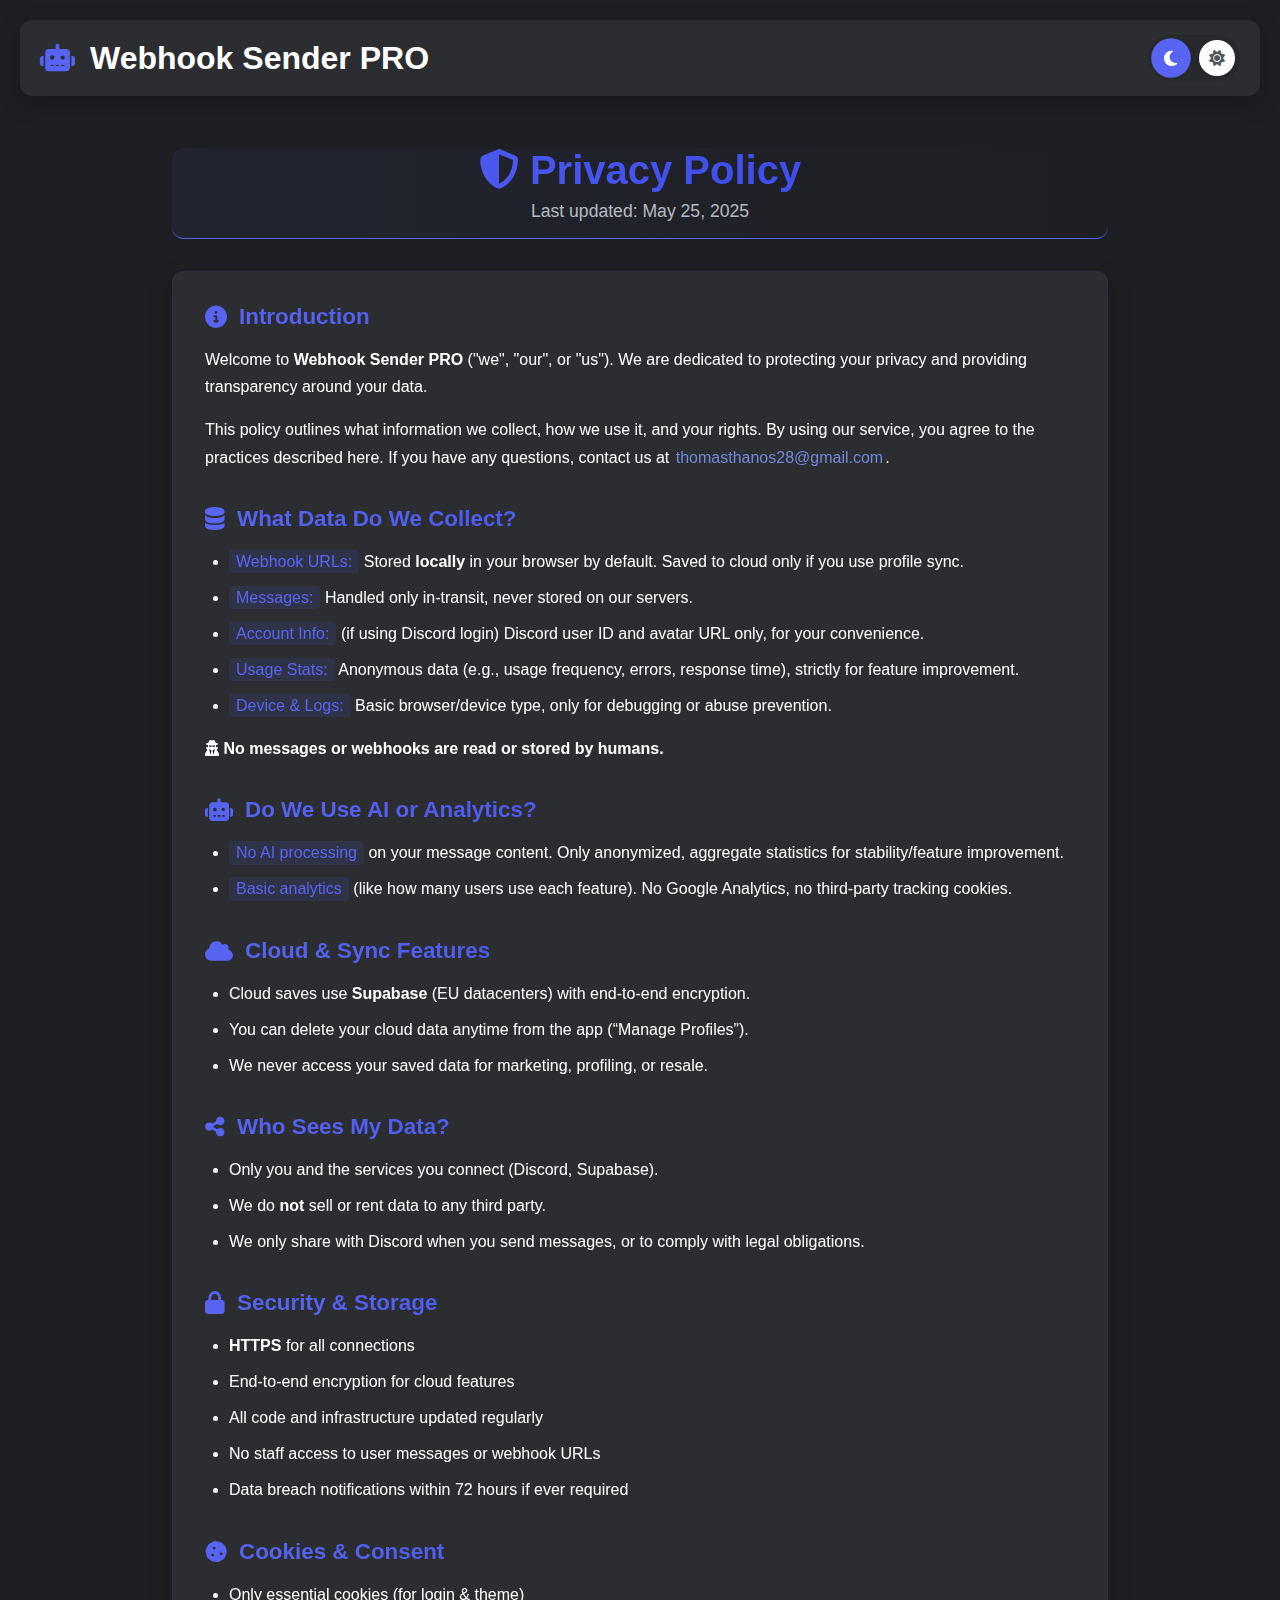
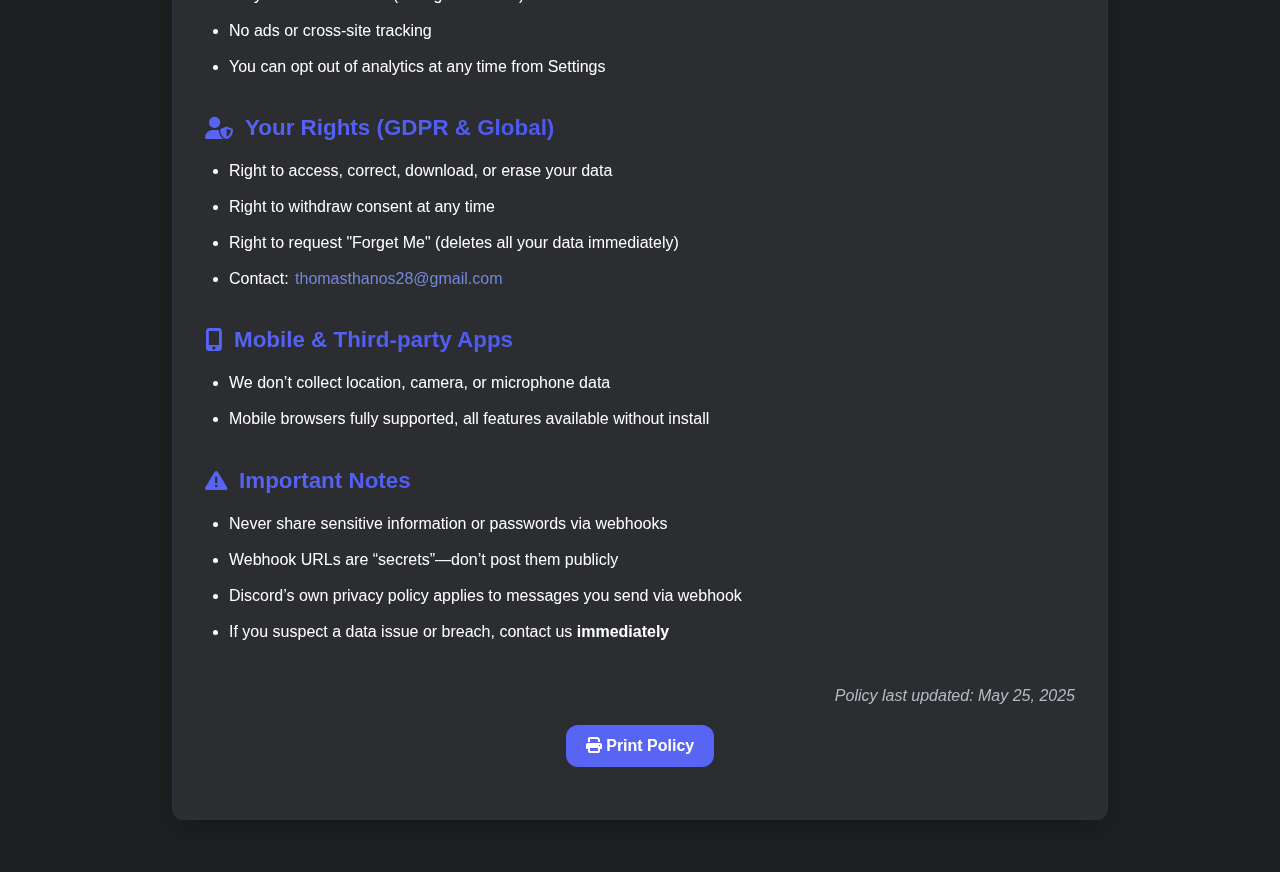
<file: Privacy-Policy/privacy.html>
<!DOCTYPE html>
<html lang="en">
<head>
    <meta charset="UTF-8">
    <meta name="viewport" content="width=device-width, initial-scale=1.0">
    <title>Privacy Policy | Webhook Sender PRO</title>
    <link rel="stylesheet" href="https://cdnjs.cloudflare.com/ajax/libs/font-awesome/6.4.0/css/all.min.css">
    <link rel="stylesheet" href="../style.css">
    <link rel="stylesheet" href="privacy.css">
    <link rel="icon" type="image/png" href="../images/avatar.png">
</head>
<body>
    <div class="app-container">
        <header class="app-header">
            <div class="logo">
                <i class="fas fa-robot"></i>
                <h1>Webhook Sender PRO</h1>
            </div>
            <div class="header-controls">
                <div class="theme-carousel">
                    <div class="theme-preview active" data-theme="dark" title="Dark Theme">
                        <i class="fas fa-moon"></i>
                    </div>
                    <div class="theme-preview" data-theme="light" title="Light Theme">
                        <i class="fas fa-sun"></i>
                    </div>
                </div>
            </div>
        </header>
        <main class="app-content">
            <div class="privacy-container">
                <div class="privacy-header">
                    <h1><i class="fas fa-shield-alt"></i> Privacy Policy</h1>
                    <p>Last updated: May 25, 2025</p>
                </div>
                <div class="privacy-content">
                    <div class="section">
                        <h2><i class="fas fa-info-circle"></i> Introduction</h2>
                        <p>Welcome to <b>Webhook Sender PRO</b> ("we", "our", or "us"). We are dedicated to protecting your privacy and providing transparency around your data.</p>
                        <p>This policy outlines what information we collect, how we use it, and your rights. By using our service, you agree to the practices described here. If you have any questions, contact us at <a href="mailto:thomasthanos28@gmail.com">thomasthanos28@gmail.com</a>.</p>
                    </div>
                    <div class="section">
                        <h2><i class="fas fa-database"></i> What Data Do We Collect?</h2>
                        <ul>
                            <li><span class="highlight">Webhook URLs:</span> Stored <b>locally</b> in your browser by default. Saved to cloud only if you use profile sync.</li>
                            <li><span class="highlight">Messages:</span> Handled only in-transit, never stored on our servers.</li>
                            <li><span class="highlight">Account Info:</span> (if using Discord login) Discord user ID and avatar URL only, for your convenience.</li>
                            <li><span class="highlight">Usage Stats:</span> Anonymous data (e.g., usage frequency, errors, response time), strictly for feature improvement.</li>
                            <li><span class="highlight">Device & Logs:</span> Basic browser/device type, only for debugging or abuse prevention.</li>
                        </ul>
                        <p><i class="fas fa-user-secret"></i> <b>No messages or webhooks are read or stored by humans.</b></p>
                    </div>
                    <div class="section">
                        <h2><i class="fas fa-robot"></i> Do We Use AI or Analytics?</h2>
                        <ul>
                            <li><span class="highlight">No AI processing</span> on your message content. Only anonymized, aggregate statistics for stability/feature improvement.</li>
                            <li><span class="highlight">Basic analytics</span> (like how many users use each feature). No Google Analytics, no third-party tracking cookies.</li>
                        </ul>
                    </div>
                    <div class="section">
                        <h2><i class="fas fa-cloud"></i> Cloud & Sync Features</h2>
                        <ul>
                            <li>Cloud saves use <b>Supabase</b> (EU datacenters) with end-to-end encryption.</li>
                            <li>You can delete your cloud data anytime from the app (“Manage Profiles”).</li>
                            <li>We never access your saved data for marketing, profiling, or resale.</li>
                        </ul>
                    </div>
                    <div class="section">
                        <h2><i class="fas fa-share-alt"></i> Who Sees My Data?</h2>
                        <ul>
                            <li>Only you and the services you connect (Discord, Supabase).</li>
                            <li>We do <b>not</b> sell or rent data to any third party.</li>
                            <li>We only share with Discord when you send messages, or to comply with legal obligations.</li>
                        </ul>
                    </div>
                    <div class="section">
                        <h2><i class="fas fa-lock"></i> Security & Storage</h2>
                        <ul>
                            <li><b>HTTPS</b> for all connections</li>
                            <li>End-to-end encryption for cloud features</li>
                            <li>All code and infrastructure updated regularly</li>
                            <li>No staff access to user messages or webhook URLs</li>
                            <li>Data breach notifications within 72 hours if ever required</li>
                        </ul>
                    </div>
                    <div class="section">
                        <h2><i class="fas fa-cookie"></i> Cookies & Consent</h2>
                        <ul>
                            <li>Only essential cookies (for login & theme)</li>
                            <li>No ads or cross-site tracking</li>
                            <li>You can opt out of analytics at any time from Settings</li>
                        </ul>
                    </div>
                    <div class="section">
                        <h2><i class="fas fa-user-shield"></i> Your Rights (GDPR & Global)</h2>
                        <ul>
                            <li>Right to access, correct, download, or erase your data</li>
                            <li>Right to withdraw consent at any time</li>
                            <li>Right to request "Forget Me" (deletes all your data immediately)</li>
                            <li>Contact: <a href="mailto:thomasthanos28@gmail.com">thomasthanos28@gmail.com</a></li>
                        </ul>
                    </div>
                    <div class="section">
                        <h2><i class="fas fa-mobile-alt"></i> Mobile & Third-party Apps</h2>
                        <ul>
                            <li>We don’t collect location, camera, or microphone data</li>
                            <li>Mobile browsers fully supported, all features available without install</li>
                        </ul>
                    </div>
                    <div class="section">
                        <h2><i class="fas fa-exclamation-triangle"></i> Important Notes</h2>
                        <ul>
                            <li>Never share sensitive information or passwords via webhooks</li>
                            <li>Webhook URLs are “secrets”—don’t post them publicly</li>
                            <li>Discord’s own privacy policy applies to messages you send via webhook</li>
                            <li>If you suspect a data issue or breach, contact us <b>immediately</b></li>
                        </ul>
                    </div>
                    <div class="update-date">Policy last updated: May 25, 2025</div>
                </div>
            </div>
        </main>
    </div>
    <script src="privacy.js"></script>
</body>
</html>
</file>
<file: style.css>
:root {
  --primary-color: #5865f2;
  --secondary-color: #404eed;
  --background-color: #1e1f22;
  --card-color: #2b2d31;
  --text-color: #ffffff;
  --text-secondary: #b5bac1;
  --success-color: #3ba55c;
  --error-color: #ed4245;
  --warning-color: #faa61a;
  --border-radius: 12px;
  --box-shadow: 0 8px 24px rgba(0, 0, 0, 0.2);
  --transition: all 0.3s ease;
  --glass-effect: rgba(40, 42, 46, 0.7);
  --glass-border: 1px solid rgba(255, 255, 255, 0.1);
  --glass-blur: blur(10px);
}

[data-theme="light"] {
  --background-color: #f2f3f5;
  --card-color: #ffffff;
  --text-color: #2e3338;
  --text-secondary: #4f5660;
  --glass-effect: rgba(255, 255, 255, 0.7);
  --glass-border: 1px solid rgba(0, 0, 0, 0.1);
}

[data-theme="neon"] {
  --primary-color: #0af;
  --secondary-color: #08f;
  --background-color: #111;
  --card-color: #222;
  --text-color: #fff;
  --text-secondary: #0af;
  --success-color: #0f0;
  --error-color: #f0f;
  --warning-color: #ff0;
  --box-shadow: 0 0 15px rgba(0, 170, 255, 0.3);
}

[data-theme="terminal"] {
  --primary-color: #00ff00;
  --secondary-color: #008800;
  --background-color: #000;
  --card-color: #111;
  --text-color: #00ff00;
  --text-secondary: #008800;
  --success-color: #00ff00;
  --error-color: #ff0000;
  --warning-color: #ffff00;
  --box-shadow: none;
  font-family: "Courier New", monospace;
}

[data-theme="blur"] {
  --background-color: rgba(30, 31, 34, 0.5);
  --card-color: var(--glass-effect);
  --text-color: #ffffff;
  --text-secondary: #b5bac1;
}

[data-theme="blur"] body {
  background: url("https://i.imgur.com/xyPtn4m.png") fixed / cover;
}

[data-theme="blur"] .card {
  backdrop-filter: var(--glass-blur);
  border: var(--glass-border);
}

* {
  margin: 0;
  padding: 0;
  box-sizing: border-box;
  font-family: "Segoe UI", Tahoma, Geneva, Verdana, sans-serif;
}

[data-theme="terminal"] * {
  font-family: "Courier New", monospace;
}

body {
  background: var(--background-color);
  color: var(--text-color);
  transition: var(--transition);
  min-height: 100vh;
  display: flex;
  justify-content: center;
  padding: 20px;
}

.app-container {
  width: 100%;
  max-width: 1400px;
  display: flex;
  flex-direction: column;
  gap: 20px;
}

.app-header {
  display: flex;
  justify-content: space-between;
  align-items: center;
  padding: 15px 20px;
  background: var(--card-color);
  border-radius: var(--border-radius);
  box-shadow: var(--box-shadow);
}

.logo {
  display: flex;
  align-items: center;
  gap: 15px;
}

.logo i {
  font-size: 28px;
  color: var(--primary-color);
}

.header-controls {
    display: flex;
    align-items: center;
    justify-content: flex-end; /* <--- αυτό τα πάει δεξιά */
    gap: 10px;
    flex: 1 0 auto;
    min-width: 0;
}


.theme-carousel {
  display: flex;
  gap: 10px;
  background: rgba(0, 0, 0, 0.1);
  border-radius: 50px;
  padding: 5px;
}

.theme-preview {
  width: 36px;
  height: 36px;
  border-radius: 50%;
  display: flex;
  align-items: center;
  justify-content: center;
  cursor: pointer;
  transition: var(--transition);
  background: var(--card-color);
  color: var(--text-secondary);
}

.theme-preview.active {
  background: var(--primary-color);
  color: white;
  transform: scale(1.1);
}

.theme-preview:hover {
  transform: scale(1.1);
}

.dropdown {
  position: relative;
  display: inline-block;
}

.dropdown-content {
  display: none;
  position: absolute;
  right: 0;
  background: var(--card-color);
  min-width: 200px;
  border-radius: var(--border-radius);
  box-shadow: 0 8px 16px rgba(0, 0, 0, 0.2);
  z-index: 100;
  padding: 10px;
  flex-direction: column;
  gap: 8px;
  border: 1px solid rgba(255, 255, 255, 0.1);
  animation: fadeIn 0.2s ease-out;
}

.dropdown:hover .dropdown-content {
  display: flex;
}

.dropdown-content button {
  background: transparent;
  border: none;
  border-radius: 6px;
  padding: 10px 15px;
  color: var(--text-color);
  cursor: pointer;
  text-align: left;
  display: flex;
  align-items: center;
  gap: 10px;
  transition: all 0.2s ease;
  font-size: 14px;
}

.dropdown-content button:hover {
  background: rgba(88, 101, 242, 0.2);
  transform: translateX(3px);
}

.dropdown-content button i {
  width: 20px;
  font-size: 14px;
  color: var(--primary-color);
}

.card {
  position: relative;
  overflow: hidden;
  margin-bottom: 20px;
  transition: var(--transition), transform 0.2s ease;
  background: var(--card-color);
  border-radius: var(--border-radius);
  padding: 20px;
  box-shadow: var(--box-shadow);
}

.card[data-card="settings"] {
  height: auto !important;
  min-height: 0 !important;
  max-height: none !important;
  align-self: flex-start !important;
}

.card-header {
  display: flex;
  flex-direction: column;
  padding-bottom: 15px;
  border-bottom: 1px solid rgba(255, 255, 255, 0.05);
  margin-bottom: 15px;
}

.card-header > div {
  display: flex;
  justify-content: space-between;
  align-items: center;
}

.card-header h2 {
  display: flex;
  align-items: center;
  gap: 10px;
  color: var(--primary-color);
}

.form-group {
  margin-bottom: 20px;
}

.form-group label {
  display: block;
  margin-bottom: 8px;
  color: var(--text-secondary);
  font-weight: 600;
}

.form-group input:not([type="color"]),
.form-group textarea,
.form-group select {
  width: 100%;
  padding: 12px 15px;
  border-radius: var(--border-radius);
  border: 1px solid var(--text-secondary);
  background: rgba(0, 0, 0, 0.1);
  color: var(--text-color);
  font-size: 16px;
  transition: var(--transition);
}

.form-group input:not([type="color"]):focus,
.form-group textarea:focus,
.form-group select:focus {
  outline: none;
  border-color: var(--primary-color);
  box-shadow: 0 0 0 2px rgba(88, 101, 242, 0.3);
}

.form-group select#interval-unit option,
.form-group select#file-size-limit option {
  background: var(--card-color);
  color: var(--text-color);
  font-size: 16px;
  font-weight: 500;
  padding: 10px 15px;
}

.form-group textarea {
  resize: vertical;
}

.input-with-actions {
  display: flex;
  align-items: center;
  gap: 5px;
}

.input-with-actions input {
  flex: 1;
}

.btn-icon,
.btn-icon-small {
  background: none;
  border: none;
  color: var(--text-secondary);
  cursor: pointer;
  transition: var(--transition);
  display: flex;
  align-items: center;
  justify-content: center;
  border-radius: 50%;
}

.btn-icon {
  font-size: 20px;
  width: 40px;
  height: 40px;
}

.btn-icon-small {
  font-size: 16px;
  width: 32px;
  height: 32px;
}

.btn-icon:hover,
.btn-icon-small:hover {
  background: rgba(88, 101, 242, 0.1);
  color: var(--primary-color);
}

.interval-limit-group {
  display: flex;
  gap: 15px;
  flex-wrap: wrap;
}

.input-group {
  flex: 1;
  min-width: 150px;
}

.input-group label {
  display: flex;
  align-items: center;
  gap: 8px;
  margin-bottom: 8px;
  color: var(--text-secondary);
  font-size: 14px;
  font-weight: 500;
}

.input-group label i {
  color: var(--primary-color);
  font-size: 14px;
}

.input-with-buttons {
  display: flex;
  align-items: center;
  background: rgba(0, 0, 0, 0.1);
  border-radius: 10px;
  overflow: hidden;
  border: 1px solid rgba(255, 255, 255, 0.1);
  transition: var(--transition);
  height: 46px;
}

.input-with-buttons:hover {
  border-color: var(--primary-color);
  box-shadow: 0 0 0 2px rgba(88, 101, 242, 0.1);
}

.input-with-buttons input {
  flex: 1;
  border: none;
  background: transparent;
  text-align: center;
  padding: 0 5px;
  color: var(--text-color);
  font-size: 16px;
  font-weight: 500;
  height: 100%;
  appearance: textfield;
  -moz-appearance: textfield;
}

.input-with-buttons input::-webkit-outer-spin-button,
.input-with-buttons input::-webkit-inner-spin-button {
  -webkit-appearance: none;
  margin: 0;
}

.input-with-buttons input:focus {
  outline: none;
  background: rgba(88, 101, 242, 0.05);
}

.input-wrapper {
  flex: 1;
  display: flex;
  justify-content: center;
  align-items: center;
  background: transparent;
}

.interval-display {
  font-size: 16px;
  font-weight: 500;
  color: var(--text-color);
  background: transparent;
  padding: 6px 12px;
  border-radius: 6px;
  text-align: center;
}

.interval-btn {
  background: rgba(88, 101, 242, 0.1);
  border: none;
  color: var(--primary-color);
  font-size: 12px;
  width: 36px;
  height: 100%;
  cursor: pointer;
  transition: var(--transition);
  display: flex;
  align-items: center;
  justify-content: center;
}

.interval-btn:hover {
  background: rgba(88, 101, 242, 0.3);
}

.interval-btn:hover i {
  transform: scale(1.2);
}

.interval-btn:active {
  transform: scale(0.95);
}

.custom-select {
  position: relative;
  height: 46px;
}

.custom-select select {
  width: 100%;
  height: 100%;
  padding: 0 40px 0 15px;
  border-radius: 10px;
  border: 1px solid rgba(255, 255, 255, 0.1);
  background: rgba(0, 0, 0, 0.1);
  color: var(--text-color);
  font-size: 14px;
  font-weight: 500;
  cursor: pointer;
  appearance: none;
  transition: var(--transition);
}

.custom-select select:hover {
  border-color: var(--primary-color);
}

.select-arrow {
  position: absolute;
  right: 12px;
  top: 50%;
  transform: translateY(-50%);
  pointer-events: none;
  color: var(--text-secondary);
  font-size: 12px;
  transition: var(--transition);
}

.custom-select:hover .select-arrow {
  color: var(--primary-color);
}

.discord-message {
  display: flex;
  gap: 15px;
  padding: 15px;
  background: rgba(0, 0, 0, 0.1);
  border-radius: var(--border-radius);
  margin-top: 15px;
}

.discord-avatar {
  width: 40px;
  height: 40px;
  border-radius: 50%;
  overflow: hidden;
}

.discord-avatar img {
  width: 100%;
  height: 100%;
  object-fit: cover;
}

.discord-content {
  flex: 1;
}

.discord-username {
  font-weight: 600;
  color: var(--primary-color);
  margin-bottom: 5px;
}

.discord-text {
  line-height: 1.4;
}

.discord-mention {
  color: #5865f2;
  background: rgba(88, 101, 242, 0.1);
  padding: 0 4px;
  border-radius: 3px;
  font-weight: 500;
  text-decoration: none;
}

.discord-mention:hover {
  background: rgba(88, 101, 242, 0.2);
  color: #5865f2;
  text-decoration: none;
}

.discord-emoji {
  width: 22px;
  height: 22px;
  vertical-align: middle;
  margin: 0 1px;
}

.stats-grid {
  display: grid;
  grid-template-columns: 1fr 1fr 1fr 1fr;
  gap: 15px;
  margin-top: 15px;
}

.stat-item {
  background: rgba(0, 0, 0, 0.1);
  border-radius: var(--border-radius);
  padding: 15px;
  text-align: center;
}

.stat-value {
  font-size: 24px;
  font-weight: 700;
  margin-bottom: 5px;
  transition: all 0.5s ease-out;
}

.stat-label {
  font-size: 14px;
  color: var(--text-secondary);
}

.stats-reset {
  margin-top: 15px;
  text-align: right;
}

.button-group {
  display: flex;
  gap: 15px;
}

[id="interval-toggle-btn"]{
  margin-top: 13px;
  margin-bottom: 3px;
}

.btn-primary,
.btn-secondary,
.btn-tertiary {
  padding: 12px 20px;
  border-radius: var(--border-radius);
  border: none;
  font-weight: 600;
  cursor: pointer;
  display: flex;
  align-items: center;
  gap: 8px;
  transition: var(--transition);
  flex: 1;
  justify-content: center;
}

.btn-primary {
  background: var(--primary-color);
  color: white;
}

.btn-primary:hover {
  background: var(--secondary-color);
  transform: translateY(-2px);
}

.btn-secondary {
  background: #4e5058;
  color: white;
}

.btn-secondary:hover {
  background: #6d6f78;
  transform: translateY(-2px);
}

.btn-tertiary {
  background: transparent;
  color: var(--primary-color);
  border: 1px solid var(--primary-color);
}

.btn-tertiary:hover {
  background: rgba(88, 101, 242, 0.1);
  transform: translateY(-2px);
}

.status-indicator {
  display: flex;
  align-items: center;
  gap: 10px;
}

.status-dot {
  width: 12px;
  height: 12px;
  border-radius: 50%;
  background: #b5bac1;
}

.status-dot.active {
  background: var(--success-color);
  animation: pulse 1.5s infinite;
}

@keyframes pulse {
  0%,
  100% {
    opacity: 1;
  }
  50% {
    opacity: 0.5;
  }
}

.message-tools,
.card-actions {
  display: flex;
  gap: 10px;
  margin-top: 10px;
}

.btn-small {
  padding: 8px 12px;
  border-radius: var(--border-radius);
  border: none;
  font-size: 14px;
  cursor: pointer;
  display: flex;
  align-items: center;
  gap: 6px;
  transition: var(--transition);
  background: rgba(88, 101, 242, 0.1);
  color: var(--primary-color);
}

.btn-small:hover {
  background: rgba(88, 101, 242, 0.2);
}

#suggest-message.btn-small,
#format-help.btn-small {
  margin-top: -7px;
  margin-bottom: 11px;
}

#log-container {
  max-height: 300px;
  overflow-y: auto;
  padding-right: 10px;
}

.log-entry {
  padding: 10px 0;
  border-bottom: 1px solid rgba(255, 255, 255, 0.05);
  display: flex;
  align-items: center;
  gap: 10px;
  animation: fadeIn 0.3s ease;
}

.log-entry i {
  width: 20px;
  text-align: center;
}

.log-success i {
  color: var(--success-color);
}
.log-error i {
  color: var(--error-color);
}
.log-warning i {
  color: var(--warning-color);
}

.log-time {
  font-size: 12px;
  color: var(--text-secondary);
  margin-right: 10px;
}

.app-footer {
  text-align: center;
  padding: 15px;
  color: var(--text-secondary);
  font-size: 14px;
}

.modal {
  position: fixed;
  top: 0;
  left: 0;
  width: 100%;
  height: 100%;
  background: rgba(0, 0, 0, 0.7);
  display: flex;
  align-items: center;
  justify-content: center;
  z-index: 1000;
  backdrop-filter: blur(5px);
}

.modal.hidden {
  display: none;
}

.modal-content {
  background: var(--card-color);
  border-radius: var(--border-radius);
  width: 90%;
  max-width: 500px;
  max-height: 90vh;
  overflow-y: auto;
  box-shadow: var(--box-shadow);
  animation: modalFadeIn 0.3s ease;
}

@keyframes modalFadeIn {
  from {
    opacity: 0;
    transform: translateY(-20px);
  }
  to {
    opacity: 1;
    transform: translateY(0);
  }
}

.modal-header {
  padding: 15px 20px;
  border-bottom: 1px solid rgba(255, 255, 255, 0.1);
  display: flex;
  justify-content: space-between;
  align-items: center;
}

.modal-header h3 {
  color: var(--primary-color);
}

.close-modal {
  background: none;
  border: none;
  color: var(--text-secondary);
  font-size: 24px;
  cursor: pointer;
  transition: var(--transition);
}

.close-modal:hover {
  color: var(--primary-color);
}

.modal-body {
  padding: 20px;
}

.suggestions-list {
  display: grid;
  gap: 10px;
  margin-bottom: 15px;
}

.suggestions-list div {
  padding: 10px;
  background: rgba(0, 0, 0, 0.1);
  border-radius: 6px;
  cursor: pointer;
  transition: var(--transition);
}

.suggestions-list div:hover {
  background: rgba(88, 101, 242, 0.1);
}

.format-table {
  width: 100%;
  border-collapse: collapse;
}

.format-table th,
.format-table td {
  padding: 10px;
  text-align: left;
  border-bottom: 1px solid rgba(255, 255, 255, 0.1);
}

.format-table th {
  color: var(--primary-color);
}

.toast {
  position: fixed;
  bottom: 20px;
  right: 20px;
  background: var(--card-color);
  color: var(--text-color);
  padding: 12px 20px;
  border-radius: var(--border-radius);
  box-shadow: var(--box-shadow);
  transform: translateY(100px);
  opacity: 0;
  transition: all 0.3s ease;
  z-index: 1000;
  display: flex;
  align-items: center;
  gap: 10px;
}

.toast.show {
  transform: translateY(0);
  opacity: 1;
}

.toast-success {
  border-left: 4px solid var(--success-color);
}

.toast-error {
  border-left: 4px solid var(--error-color);
}

.toast-warning {
  border-left: 4px solid var(--warning-color);
}

.checkbox-container {
  display: flex;
  align-items: center;
  position: relative;
  padding-left: 30px;
  cursor: pointer;
  user-select: none;
}

.checkbox-container input {
  position: absolute;
  opacity: 0;
  cursor: pointer;
  height: 0;
  width: 0;
}

.checkmark {
  position: absolute;
  top: 0;
  left: 0;
  height: 20px;
  width: 20px;
  background-color: rgba(0, 0, 0, 0.1);
  border-radius: 4px;
  transition: var(--transition);
}

.checkbox-container:hover .checkmark {
  background-color: rgba(88, 101, 242, 0.1);
}

.checkbox-container input:checked ~ .checkmark {
  background-color: var(--primary-color);
}

.checkmark:after {
  content: "";
  position: absolute;
  display: none;
}

.checkbox-container input:checked ~ .checkmark:after {
  display: block;
}

.checkbox-container .checkmark:after {
  left: 7px;
  top: 3px;
  width: 5px;
  height: 10px;
  border: solid white;
  border-width: 0 2px 2px 0;
  transform: rotate(45deg);
}

[data-theme="terminal"] .checkmark:after {
  border-color: black;
}

.app-content {
  display: grid;
  grid-template-columns: 1.2fr 1fr;
  gap: 20px;
  align-items: flex-start;
}

.preview-column {
  display: flex;
  flex-direction: column;
  gap: 20px;
}

.logs-card {
  grid-column: span 2;
}

[data-theme="terminal"] .fas,
[data-theme="terminal"] .far,
[data-theme="terminal"] .fab {
  font-family: "Font Awesome 6 Free" !important;
  -webkit-font-smoothing: antialiased;
  display: inline-block;
  font-style: normal;
  font-variant: normal;
  text-rendering: auto;
  line-height: 1;
}

[data-theme="terminal"] .card-header h2 i {
  background: transparent !important;
  border: none !important;
}

[data-theme="terminal"] .btn i,
[data-theme="terminal"] .dropdown-content button i,
[data-theme="terminal"] .log-entry i {
  padding: 0 !important;
  margin: 0 !important;
  background: transparent !important;
  border: none !important;
}

.checkbox-group {
  display: flex;
  flex-direction: column;
  gap: 10px;
  padding: 15px 0;
}

.form-row {
  display: flex;
  gap: 20px;
  flex-wrap: wrap;
}

.form-row .half-width {
  flex: 1;
  min-width: 200px;
}

.form-row-custom-padding {
  margin-top: 16px;
  margin-bottom: -18px;
}

.embed {
  position: relative;
  background-color: #232427;
  border-left: 4px solid #5865f2;
  border-radius: 8px;
  padding: 12px 16px;
  margin-top: 12px;
  color: #dcddde;
  font-family: "gg sans", "Noto Sans", "Helvetica Neue", Helvetica, Arial,
    sans-serif;
  overflow: hidden;
}

.embed-thumbnail {
  position: absolute;
  top: 10px;
  right: 10px;
  width: 80px;
  height: 80px;
  border-radius: 4px;
  overflow: hidden;
}

.embed-thumbnail img {
  width: 100%;
  height: 100%;
  object-fit: cover;
}

.embed-description {
  margin-top: 5px;
  padding-right: 90px;
}

.embed-image {
  margin-top: 10px;
  max-width: 100%;
}

.embed-image img {
  width: 100%;
  border-radius: 4px;
  max-height: 300px;
  object-fit: contain;
}

.embed-footer {
  display: flex;
  align-items: center;
  gap: 6px;
  margin-top: 10px;
  color: #b9bbbe;
}

input[type="color"]#embed-color {
  -webkit-appearance: none;
  -moz-appearance: none;
  appearance: none;
  border-radius: 50%;
  border: 2px solid rgba(255, 255, 255, 0.1);
  background: rgba(0, 0, 0, 0.2);
  padding: 3px;
  cursor: pointer;
  transition: var(--transition);
  box-shadow: 0 4px 8px rgba(0, 0, 0, 0.2);
}

input[type="color"]#embed-color::-webkit-color-swatch-wrapper {
  padding: 0;
}

input[type="color"]#embed-color::-webkit-color-swatch {
  border: none;
  border-radius: 50%;
}

input[type="color"]#embed-color::-moz-color-swatch {
  border: none;
  border-radius: 50%;
}

input[type="color"]#embed-color:hover {
  border-color: var(--primary-color);
  transform: scale(1.1);
  box-shadow: 0 6px 12px rgba(0, 0, 0, 0.3);
}

input[type="color"]#embed-color:focus {
  outline: none;
  border-color: var(--primary-color);
  box-shadow: 0 0 0 3px rgba(88, 101, 242, 0.3);
}

.form-row.embed-row {
  display: flex;
  align-items: center;
  gap: 15px;
  flex-wrap: wrap;
}

.form-row.embed-row .form-group {
  flex: 1;
  min-width: 200px;
  margin-bottom: 0;
}

.form-row.embed-row input[type="color"]#embed-color {
  width: 40px;
  height: 40px;
  margin: 0;
  flex-shrink: 0;
}

.embed-section {
  margin-bottom: 20px;
}

.embed-toggle-btn {
  background: rgba(88, 101, 242, 0.1);
  color: var(--primary-color);
  border: none;
  padding: 10px 15px;
  border-radius: var(--border-radius);
  cursor: pointer;
  font-weight: 600;
  display: flex;
  align-items: center;
  gap: 8px;
  transition: var(--transition);
  width: 100%;
  text-align: left;
}

.embed-toggle-btn:hover {
  background: rgba(88, 101, 242, 0.2);
  transform: translateY(-2px);
}

.embed-toggle-btn i {
  transition: transform 0.3s ease;
}

.embed-toggle-btn.collapsed i {
  transform: rotate(-90deg);
}

.embed-content {
  overflow: hidden;
  transition: max-height 0.33s cubic-bezier(0.7, 0, 0.4, 1), opacity 0.16s;
  max-height: 0;
  opacity: 0;
  pointer-events: none;
  will-change: max-height;
  margin-bottom: 0;
}

.embed-content.expanded {
  max-height: 2200px;
  opacity: 1;
  pointer-events: auto;
  margin-bottom: 20px;
}

.embed-content.expanded::-webkit-scrollbar {
  width: 6px;
  height: 6px;
}

.embed-content.expanded::-webkit-scrollbar-track {
  background: rgba(255, 255, 255, 0.05);
}

.embed-content.expanded::-webkit-scrollbar-thumb {
  background-color: var(--secondary-color);
  border-radius: 4px;
  transition: background-color 0.3s ease;
}

.embed-content.expanded::-webkit-scrollbar-thumb:hover {
  background-color: var(--primary-color);
}

.embed-content.expanded::-webkit-scrollbar-thumb:active {
  background-color: var(--card-color);
}

.embed-content.expanded {
  scrollbar-width: thin;
  scrollbar-color: var(--secondary-color) rgba(255, 255, 255, 0.05);
}

[data-theme="light"] .embed-content.expanded::-webkit-scrollbar-track {
  background: rgba(0, 0, 0, 0.05);
}

[data-theme="light"] .embed-content.expanded::-webkit-scrollbar-thumb {
  background-color: var(--text-secondary);
}

[data-theme="light"] .embed-content.expanded::-webkit-scrollbar-thumb:hover {
  background-color: var(--primary-color);
}

[data-theme="light"] .embed-content.expanded::-webkit-scrollbar-thumb:active {
  background-color: var(--card-color);
}

[data-theme="light"] .embed-content.expanded {
  scrollbar-color: var(--text-secondary) rgba(0, 0, 0, 0.05);
}

[data-theme="neon"] .embed-content.expanded::-webkit-scrollbar-track {
  background: rgba(255, 255, 255, 0.05);
}

[data-theme="neon"] .embed-content.expanded::-webkit-scrollbar-thumb {
  background-color: var(--secondary-color);
}

[data-theme="neon"] .embed-content.expanded::-webkit-scrollbar-thumb:hover {
  background-color: var(--primary-color);
}

[data-theme="neon"] .embed-content.expanded::-webkit-scrollbar-thumb:active {
  background-color: var(--card-color);
}

[data-theme="neon"] .embed-content.expanded {
  scrollbar-color: var(--secondary-color) rgba(255, 255, 255, 0.05);
}

[data-theme="terminal"] .embed-content.expanded::-webkit-scrollbar-track {
  background: rgba(255, 255, 255, 0.05);
}

[data-theme="terminal"] .embed-content.expanded::-webkit-scrollbar-thumb {
  background-color: var(--secondary-color);
}

[data-theme="terminal"] .embed-content.expanded::-webkit-scrollbar-thumb:hover {
  background-color: var(--primary-color);
}

[data-theme="terminal"]
  .embed-content.expanded::-webkit-scrollbar-thumb:active {
  background-color: var(--card-color);
}

[data-theme="terminal"] .embed-content.expanded {
  scrollbar-color: var(--secondary-color) rgba(255, 255, 255, 0.05);
}

[data-theme="blur"] .embed-content.expanded::-webkit-scrollbar-track {
  background: rgba(255, 255, 255, 0.05);
}

[data-theme="blur"] .embed-content.expanded::-webkit-scrollbar-thumb {
  background-color: var(--text-secondary);
}

[data-theme="blur"] .embed-content.expanded::-webkit-scrollbar-thumb:hover {
  background-color: var(--primary-color);
}

[data-theme="blur"] .embed-content.expanded::-webkit-scrollbar-thumb:active {
  background-color: var(--card-color);
}

[data-theme="blur"] .embed-content.expanded {
  scrollbar-color: var(--text-secondary) rgba(255, 255, 255, 0.05);
}

[id="message-limit"] {
  border: none !important;
}

.embed-item {
  border-bottom: 1px solid rgba(255, 255, 255, 0.1);
  padding-bottom: 15px;
  margin-bottom: 15px;
}

.embed-item:last-child {
  border-bottom: none;
  padding-bottom: 0;
  margin-bottom: 0;
}

.delete-embed-btn {
  background: none;
  border: none;
  color: var(--error-color);
  cursor: pointer;
  transition: var(--transition);
  display: flex;
  align-items: center;
  justify-content: center;
  border-radius: 50%;
  width: 32px;
  height: 32px;
  align-self: center;
}

.delete-embed-btn:hover {
  background: rgba(237, 66, 69, 0.1);
  transform: scale(1.1);
}

.delete-embed-btn.hidden {
  display: none;
}

#log-container::-webkit-scrollbar {
  width: 8px;
}

#log-container::-webkit-scrollbar-track {
  background: rgba(255, 255, 255, 0.05);
}

#log-container::-webkit-scrollbar-thumb {
  background-color: var(--secondary-color);
  border-radius: 4px;
  transition: background-color 0.3s ease;
}

#log-container::-webkit-scrollbar-thumb:hover {
  background-color: var(--primary-color);
}

#log-container::-webkit-scrollbar-thumb:active {
  background-color: var(--card-color);
}

#log-container {
  scrollbar-width: thin;
  scrollbar-color: var(--secondary-color) rgba(255, 255, 255, 0.05);
}

[data-theme="light"] #log-container::-webkit-scrollbar-track {
  background: rgba(0, 0, 0, 0.05);
}

[data-theme="light"] #log-container::-webkit-scrollbar-thumb {
  background-color: var(--text-secondary);
}

[data-theme="light"] #log-container::-webkit-scrollbar-thumb:hover {
  background-color: var(--primary-color);
}

[data-theme="light"] #log-container::-webkit-scrollbar-thumb:active {
  background-color: var(--card-color);
}

[data-theme="light"] #log-container {
  scrollbar-color: var(--text-secondary) rgba(0, 0, 0, 0.05);
}

[data-theme="neon"] #log-container::-webkit-scrollbar-track {
  background: rgba(255, 255, 255, 0.05);
}

[data-theme="neon"] #log-container::-webkit-scrollbar-thumb {
  background-color: var(--secondary-color);
}

[data-theme="neon"] #log-container::-webkit-scrollbar-thumb:hover {
  background-color: var(--primary-color);
}

[data-theme="neon"] #log-container::-webkit-scrollbar-thumb:active {
  background-color: var(--card-color);
}

[data-theme="neon"] #log-container {
  scrollbar-color: var(--secondary-color) rgba(255, 255, 255, 0.05);
}

[data-theme="terminal"] #log-container::-webkit-scrollbar-track {
  background: rgba(255, 255, 255, 0.05);
}

[data-theme="terminal"] #log-container::-webkit-scrollbar-thumb {
  background-color: var(--secondary-color);
}

[data-theme="terminal"] #log-container::-webkit-scrollbar-thumb:hover {
  background-color: var(--primary-color);
}

[data-theme="terminal"] #log-container::-webkit-scrollbar-thumb:active {
  background-color: var(--card-color);
}

[data-theme="terminal"] #log-container {
  scrollbar-color: var(--secondary-color) rgba(255, 255, 255, 0.05);
}

[data-theme="blur"] #log-container::-webkit-scrollbar-track {
  background: rgba(255, 255, 255, 0.05);
}

[data-theme="blur"] #log-container::-webkit-scrollbar-thumb {
  background-color: var(--text-secondary);
}

[data-theme="blur"] #log-container::-webkit-scrollbar-thumb:hover {
  background-color: var(--primary-color);
}

[data-theme="blur"] #log-container::-webkit-scrollbar-thumb:active {
  background-color: var(--card-color);
}

[data-theme="blur"] #log-container {
  scrollbar-color: var(--text-secondary) rgba(255, 255, 255, 0.05);
}

.preview-attachments {
  margin-top: 16px;
  display: flex;
  flex-direction: column;
}

.attachment-preview-item {
  background: rgba(0, 0, 0, 0.12);
  border-radius: 12px;
  padding: 10px 10px 7px 10px;
  max-width: 260px;
  margin-bottom: 8px;
  display: flex;
  flex-direction: column;
  align-items: center;
  box-shadow: 0 2px 8px rgba(0, 0, 0, 0.1);
  position: relative;
  transition: box-shadow 0.2s;
}

.attachment-preview-item img,
.attachment-preview-item video {
  max-width: 100%;
  max-height: 140px;
  display: block;
  border-radius: 8px;
  margin-bottom: 7px;
  margin-left: auto;
  margin-right: auto;
}

.attachment-info {
  font-size: 15px;
  color: #b5bac1;
  word-break: break-all;
  text-align: center;
  width: 100%;
  margin-bottom: 1px;
}

.attachment-info .fa-file {
  color: #5865f2;
  margin-right: 7px;
}

.remove-attachment {
  position: absolute;
  top: 8px;
  right: 8px;
  background: #ed4245;
  color: white;
  border: none;
  border-radius: 50%;
  width: 22px;
  height: 22px;
  display: flex;
  align-items: center;
  justify-content: center;
  cursor: pointer;
  z-index: 2;
  transition: background 0.18s, transform 0.12s;
  font-size: 13px;
}

.remove-attachment:hover {
  background: #ff5865;
  transform: scale(1.1);
}

#message-attachments {
  display: none;
}

.custom-file-upload {
  border: 2px dashed var(--text-secondary);
  border-radius: var(--border-radius);
  padding: 10px;
  text-align: center;
  cursor: pointer;
  transition: var(--transition);
  background: rgba(0, 0, 0, 0.1);
  color: var(--text-secondary);
  display: flex;
  flex-direction: column;
  align-items: center;
  gap: 10px;
}

.custom-file-upload:hover {
  border-color: var(--primary-color);
  background: rgba(88, 101, 242, 0.1);
  color: var(--primary-color);
}

.custom-file-upload i {
  font-size: 24px;
}

.custom-file-upload .file-info {
  font-size: 14px;
  margin-top: 5px;
}

.embed-media-row {
  display: flex;
  gap: 15px;
  margin-bottom: 15px;
}

.embed-media-row .form-group {
  flex: 1;
  min-width: 0;
}

#file-size-limit {
  height: 69px;
  line-height: 69px;
  display: flex;
  justify-content: center;
  align-items: center;
  text-align: center;
}

#file-size-limit:hover {
  cursor: pointer;
}

.custom-file-select {
  flex: 1 1 0;
  min-width: 0;
  position: relative;
}

.selected-option {
  display: flex;
  align-items: center;
  height: 72px;
  background: rgba(0, 0, 0, 0.1);
  border: 1.5px solid var(--text-secondary);
  border-radius: 12px;
  font-size: 17px;
  font-weight: 600;
  box-sizing: border-box;
  transition: border 0.2s, box-shadow 0.2s;
  cursor: pointer;
  padding: 0 20px 0 14px;
  width: 100%;
  user-select: none;
  white-space: nowrap;
  line-height: 1;
  position: relative;
}

.selected-option .center-content {
  display: flex;
  align-items: center;
  justify-content: center;
  flex: 1 1 0;
  min-width: 0;
  width: 100%;
}

.selected-option .option-icon {
  width: 40px;
  height: 40px;
  margin-right: 10px;
}

.selected-option .centered-text {
  display: inline-block;
  text-align: center;
  width: auto;
}

.selected-option i.fas.fa-chevron-down {
  font-size: 20px;
  color: var(--text-secondary);
  margin-left: 18px;
}

.options-list {
  position: absolute;
  width: 100%;
  left: 0;
  top: 100%;
  z-index: 99;
  background: var(--card-color, #222);
  border-radius: 12px;
  border: 1px solid var(--primary-color);
  margin-top: 2px;
  box-shadow: 0 2px 12px #0005;
  padding: 7px 0;
  font-size: 16px;
  max-height: 230px;
  overflow-y: auto;
}

.option {
  display: flex;
  align-items: center;
  justify-content: center;
  padding: 13px 22px;
  cursor: pointer;
  transition: background 0.18s;
  font-size: 16px;
  gap: 12px;
  font-weight: 600;
  color: var(--text-color, #fff);
  border-radius: 6px;
  margin: 0 5px 3px 5px;
  white-space: nowrap;
  text-align: center;
}

.option .option-icon {
  width: 32px;
  height: 32px;
  margin-right: 0;
}

.option:hover,
.option:focus {
  background: var(--primary-color, #5865f2);
  color: #fff;
}

#auth-section {
  display: flex;
  align-items: center;
  gap: 10px;
  padding: 15px 20px;
  background: var(--card-color);
  border-radius: var(--border-radius);
  box-shadow: var(--box-shadow);
  margin-bottom: -16px;
}

#auth-section button {
  padding: 10px 16px;
  font-size: 14px;
  font-weight: bold;
  border: none;
  border-radius: var(--border-radius);
  cursor: pointer;
  transition: background 0.3s ease;
}

#logout-btn {
  background: #4e5058;
  color: white;
}

#logout-btn:hover {
  background: #6d6f78;
}

#user-info {
  color: var(--text-secondary);
  font-size: 14px;
  margin-left: auto;
}

#fetch-json-btn {
  background: var(--primary-color);
  color: white;
  padding: 8px 12px;
  border-radius: var(--border-radius);
  border: none;
  cursor: pointer;
  font-size: 13px;
  margin: 10px 0;
  transition: background 0.3s ease;
}

#fetch-json-btn:hover {
  background: var(--secondary-color);
}

#user-auth-menu .dropdown-content {
  min-width: 180px;
  padding: 10px;
}

#user-auth-menu:hover .dropdown-content {
  display: block;
}
#user-username {
  padding: 8px 12px;
  color: var(--text-secondary);
  font-size: 14px;
  text-align: center;
  white-space: nowrap;
  overflow: hidden;
  text-overflow: ellipsis;
}
#user-auth-menu .dropdown-btn {
  display: flex;
  align-items: center;
  gap: 8px;
  padding: 8px 12px;
  background: rgba(88, 101, 242, 0.1);
  border: none;
  border-radius: 6px;
  color: var(--text-color);
  cursor: pointer;
  transition: all 0.2s ease;
  width: 100%;
  font-size: 14px;
}

#user-auth-menu .dropdown-btn:hover {
  background: rgba(88, 101, 242, 0.3);
}

#user-auth-menu .dropdown-btn i {
  width: 16px;
  text-align: center;
}

#user-avatar {
  width: 36px;
  height: 36px;
  border-radius: 50%;
  object-fit: cover;
  border: 2px solid var(--text-secondary);
  transition: var(--transition);
  display: block; /* Ensure it's always displayed */
}

#user-avatar:hover {
  border-color: var(--primary-color);
  transform: scale(1.05);
}
.history-item {
  padding: 10px 16px;
  border-radius: 8px;
  cursor: pointer;
  display: flex;
  align-items: center;
  transition: background 0.18s, box-shadow 0.18s;
  font-size: 15px;
  color: var(--text-color, #fff);
  gap: 8px;
  justify-content: space-between;
  /* ΝΕΟ: */
  white-space: nowrap;
  overflow: hidden;
}

.history-item span {
  overflow: hidden;
  text-overflow: ellipsis;
  white-space: nowrap;
  flex: 1 1 auto;
  min-width: 0;
  display: block;
}
.history-item i {
  flex-shrink: 0;
  margin-left: 8px;
}

.history-item:hover {
  background: rgba(88, 101, 242, 0.13);
  box-shadow: 0 1px 7px 0 rgba(88, 101, 242, 0.1);
  color: var(--primary-color, #5865f2);
}

.history-item:active {
  background: rgba(88, 101, 242, 0.2);
  transform: scale(0.98);
}

.history-item i {
  transition: color 0.2s;
  color: var(--text-secondary, #b9bbbe);
}

.history-item:hover i {
  color: var(--primary-color, #5865f2);
}

.history-item .delete-history {
  margin-left: 12px;
  color: #ff6060;
  background: none;
  border: none;
  cursor: pointer;
  font-size: 16px;
  opacity: 0.7;
  transition: opacity 0.18s, color 0.2s;
}
.history-item .delete-history:hover {
  opacity: 1;
  color: #ff2c2c;
}

.profile-item {
  display: flex;
  align-items: center;
  justify-content: space-between;
  gap: 8px;
  padding: 10px 18px;
  border-radius: 8px;
  background: none;
  margin-bottom: 5px;
  transition: background 0.14s;
}
.profile-item:hover {
  background: rgba(88, 101, 242, 0.1);
}

.profile-info {
  display: flex;
  flex-direction: column;
  gap: 2px;
  min-width: 0; /* Allow name to ellipsis */
}
.profile-name {
  font-weight: 600;
  font-size: 15px;
  white-space: nowrap;
  text-overflow: ellipsis;
  overflow: hidden;
  max-width: 170px; /* adjust for your modal size */
}
.profile-date {
  font-size: 12px;
  color: #b9bbbe;
  line-height: 1.2;
}

.profile-actions {
  display: flex;
  align-items: center;
  gap: 5px;
}

.profile-actions .btn-icon-small {
  background: none;
  border: none;
  cursor: pointer;
  padding: 4px;
  border-radius: 6px;
  transition: background 0.15s, color 0.18s;
  font-size: 16px;
  color: #b9bbbe;
  outline: none;
}
.profile-actions .btn-icon-small:focus,
.profile-actions .btn-icon-small:hover {
  background: rgba(88, 101, 242, 0.18);
  color: var(--primary-color, #5865f2);
}

.profile-actions .btn-icon-small i.fa-trash {
  color: #ff6565;
  transition: color 0.16s;
}
.profile-actions .btn-icon-small:hover i.fa-trash {
  color: #ff3333;
}
.advanced-collapsible.collapsed-adv {
  display: none !important;
}
#webhook-warning {
  margin-bottom: 18px; /* ή όσο διάστημα θέλεις */
  display: block;
}
#embed-content {
  max-height: 0;
  overflow: hidden;
  padding: 0;
  transition: max-height 0.3s, padding 0.3s;
}
/* Custom Modal Input */
#custom-prompt-input {
  width: 100%;
  padding: 12px 15px;
  border-radius: var(--border-radius);
  border: 1px solid var(--text-secondary);
  background: rgba(0, 0, 0, 0.1);
  color: var(--text-color);
  font-size: 16px;
  transition: var(--transition);
}

#custom-prompt-input:focus {
  outline: none;
  border-color: var(--primary-color);
  box-shadow: 0 0 0 2px rgba(88, 101, 242, 0.3);
}

/* Modal Message Text */
#custom-prompt-message,
#custom-confirm-message,
#custom-alert-message {
  margin-bottom: 20px;
  color: var(--text-color);
  font-size: 16px;
  line-height: 1.5;
}

/* Button Group in Modals */
.modal .button-group {
  justify-content: flex-end;
}

/* Ensure buttons are evenly spaced */
.modal .button-group button {
  min-width: 100px;
}

/* Theme-specific adjustments */
[data-theme="terminal"] #custom-prompt-input {
  font-family: "Courier New", monospace;
}

[data-theme="blur"] #custom-prompt-modal .modal-content,
[data-theme="blur"] #custom-confirm-modal .modal-content,
[data-theme="blur"] #custom-alert-modal .modal-content {
  backdrop-filter: var(--glass-blur);
  border: var(--glass-border);
}
</file>
<file: Privacy-Policy/privacy.css>
:root {
    --link-color: #7289da;
    --link-hover: #5865f2;
    --link-bg-hover: rgba(88,101,242,0.08);
    --link-underline: linear-gradient(90deg, #5865f2 60%, #404eed 100%);
}

/* Βασικό layout */
.privacy-container {
    max-width: 1000px;
    margin: 0 auto;
    padding: 2rem;
    color: var(--text-color);
}
.privacy-header {
    text-align: center;
    margin-bottom: 2rem;
    padding-bottom: 1rem;
    border-bottom: 1px solid var(--primary-color);
    background: linear-gradient(90deg, rgba(88,101,242,0.07), rgba(0,0,0,0));
    border-radius: var(--border-radius);
}
.privacy-header h1 {
    font-size: 2.5rem;
    color: var(--primary-color);
    margin-bottom: 0.5rem;
    background: linear-gradient(90deg,#5865f2,#404eed 60%);
    -webkit-background-clip: text;
    -webkit-text-fill-color: transparent;
}
.privacy-header p {
    font-size: 1.1rem;
    color: var(--text-secondary);
}
.privacy-content {
    background: var(--card-color);
    border-radius: var(--border-radius);
    padding: 2rem;
    box-shadow: var(--box-shadow);
    backdrop-filter: blur(6px);
    border: 1px solid rgba(88,101,242,0.07);
    transition: background 0.3s;
}
.section {
    margin-bottom: 2.2rem;
}
.section h2 {
    color: var(--primary-color);
    margin-bottom: 1rem;
    font-size: 1.4rem;
    display: flex;
    align-items: center;
    gap: 12px;
    background: linear-gradient(90deg,#5865f2,#404eed 80%);
    -webkit-background-clip: text;
    -webkit-text-fill-color: transparent;
}
.section p, .section ul {
    line-height: 1.7;
    margin-bottom: 1rem;
}
.section ul {
    padding-left: 1.5rem;
}
.section li {
    margin-bottom: 0.55rem;
}
.highlight {
    background: rgba(88, 101, 242, 0.12);
    padding: 0.2rem 0.44rem;
    border-radius: 4px;
    font-weight: 500;
    color: var(--primary-color);
}
.update-date {
    text-align: right;
    font-style: italic;
    color: var(--text-secondary);
    margin-top: 2.6rem;
}

/* Responsive */
@media (max-width: 768px) {
    .privacy-container {
        padding: 1rem;
    }
    .privacy-content {
        padding: 1.1rem;
    }
    .privacy-header h1 {
        font-size: 2rem;
    }
    .section h2 {
        font-size: 1.12rem;
    }
}

/* Μόνο για privacy page: cancel centering grid */
.app-content {
    display: block !important;
    min-height: unset !important;
    justify-content: unset !important;
    align-items: unset !important;
    height: auto !important;
}

/* Discord-style Links */
.privacy-content a,
.privacy-content a:visited {
    color: var(--link-color);
    text-decoration: none;
    position: relative;
    font-weight: 500;
    transition: color 0.18s, background 0.15s;
    border-radius: 6px;
    padding: 0 2px;
    outline: none;
}
.privacy-content a::after {
    content: '';
    display: block;
    position: absolute;
    left: 12%;
    right: 12%;
    bottom: -1px;
    height: 2px;
    background: var(--link-underline);
    border-radius: 3px;
    transform: scaleX(0);
    transition: transform 0.22s cubic-bezier(0.4,0,0.2,1);
}
.privacy-content a:hover, .privacy-content a:focus {
    color: var(--link-hover);
    background: var(--link-bg-hover);
    box-shadow: 0 2px 12px -6px #5865f2aa;
}
.privacy-content a:hover::after,
.privacy-content a:focus::after {
    transform: scaleX(1);
}
.privacy-content a:active {
    color: #404eed;
    background: rgba(88,101,242,0.15);
}
.privacy-content a:focus-visible {
    outline: 2px solid var(--primary-color);
    outline-offset: 2px;
}

/* Floating Print Button */
.print-btn-floating {
    position: fixed;
    bottom: 32px;
    right: 32px;
    z-index: 99;
    background: linear-gradient(90deg, #5865f2 70%, #404eed 100%);
    color: #fff;
    border: none;
    border-radius: 999px;
    font-size: 1.1rem;
    padding: 14px 28px;
    box-shadow: 0 4px 22px -6px #5865f2bb;
    cursor: pointer;
    display: flex;
    align-items: center;
    gap: 12px;
    transition: background 0.22s, box-shadow 0.2s, transform 0.13s;
}
.print-btn-floating:hover, .print-btn-floating:focus {
    background: linear-gradient(90deg, #404eed 40%, #5865f2 100%);
    box-shadow: 0 8px 24px -4px #5865f2bb;
    transform: translateY(-2px) scale(1.03);
    color: #fff;
}
@media print {
    .print-btn-floating {
        display: none !important;
    }
    body {
        background: #fff !important;
        color: #222 !important;
        font-size: 14px;
    }
    .app-header,
    .app-footer,
    .theme-carousel,
    .btn-primary {
        display: none !important;
    }
    .app-container {
        padding: 0 !important;
        margin: 0 !important;
    }
    .privacy-container {
        max-width: 100%;
        padding: 0 !important;
        margin: 0 !important;
    }
    .privacy-content {
        background: #fff !important;
        color: #222 !important;
        border-radius: 0 !important;
        box-shadow: none !important;
        padding: 0 32px !important;
        backdrop-filter: none !important;
        border: none !important;
    }
    .privacy-header {
        background: none !important;
        border-radius: 0 !important;
        border-bottom: 2px solid #5865f2 !important;
        padding-bottom: 1.2rem !important;
        margin-bottom: 2.2rem !important;
    }
    .privacy-header h1 {
        background: none !important;
        color: #5865f2 !important;
        -webkit-background-clip: unset !important;
        -webkit-text-fill-color: unset !important;
        font-size: 2.2rem !important;
        margin-bottom: 0.5rem !important;
    }
    .privacy-header p {
        color: #5865f2 !important;
        font-style: italic !important;
    }
    .section h2 {
        background: none !important;
        color: #404eed !important;
        -webkit-background-clip: unset !important;
        -webkit-text-fill-color: unset !important;
        font-size: 1.15rem !important;
        border-left: 4px solid #5865f2;
        padding-left: 10px;
    }
    .highlight {
        background: #f1f4fe !important;
        color: #404eed !important;
        font-weight: 600 !important;
    }
    .update-date {
        color: #5865f2 !important;
        font-style: italic !important;
        margin-top: 3.2rem !important;
        text-align: right !important;
    }
    .privacy-content a,
    .privacy-content a:visited {
        color: #404eed !important;
        text-decoration: underline !important;
        background: none !important;
        box-shadow: none !important;
        padding: 0 !important;
    }
    .privacy-content a::after {
        display: none !important;
    }
    ul, ol {
        margin-left: 2.3em !important;
    }
    .section {
        page-break-inside: avoid;
    }
}
</file>
